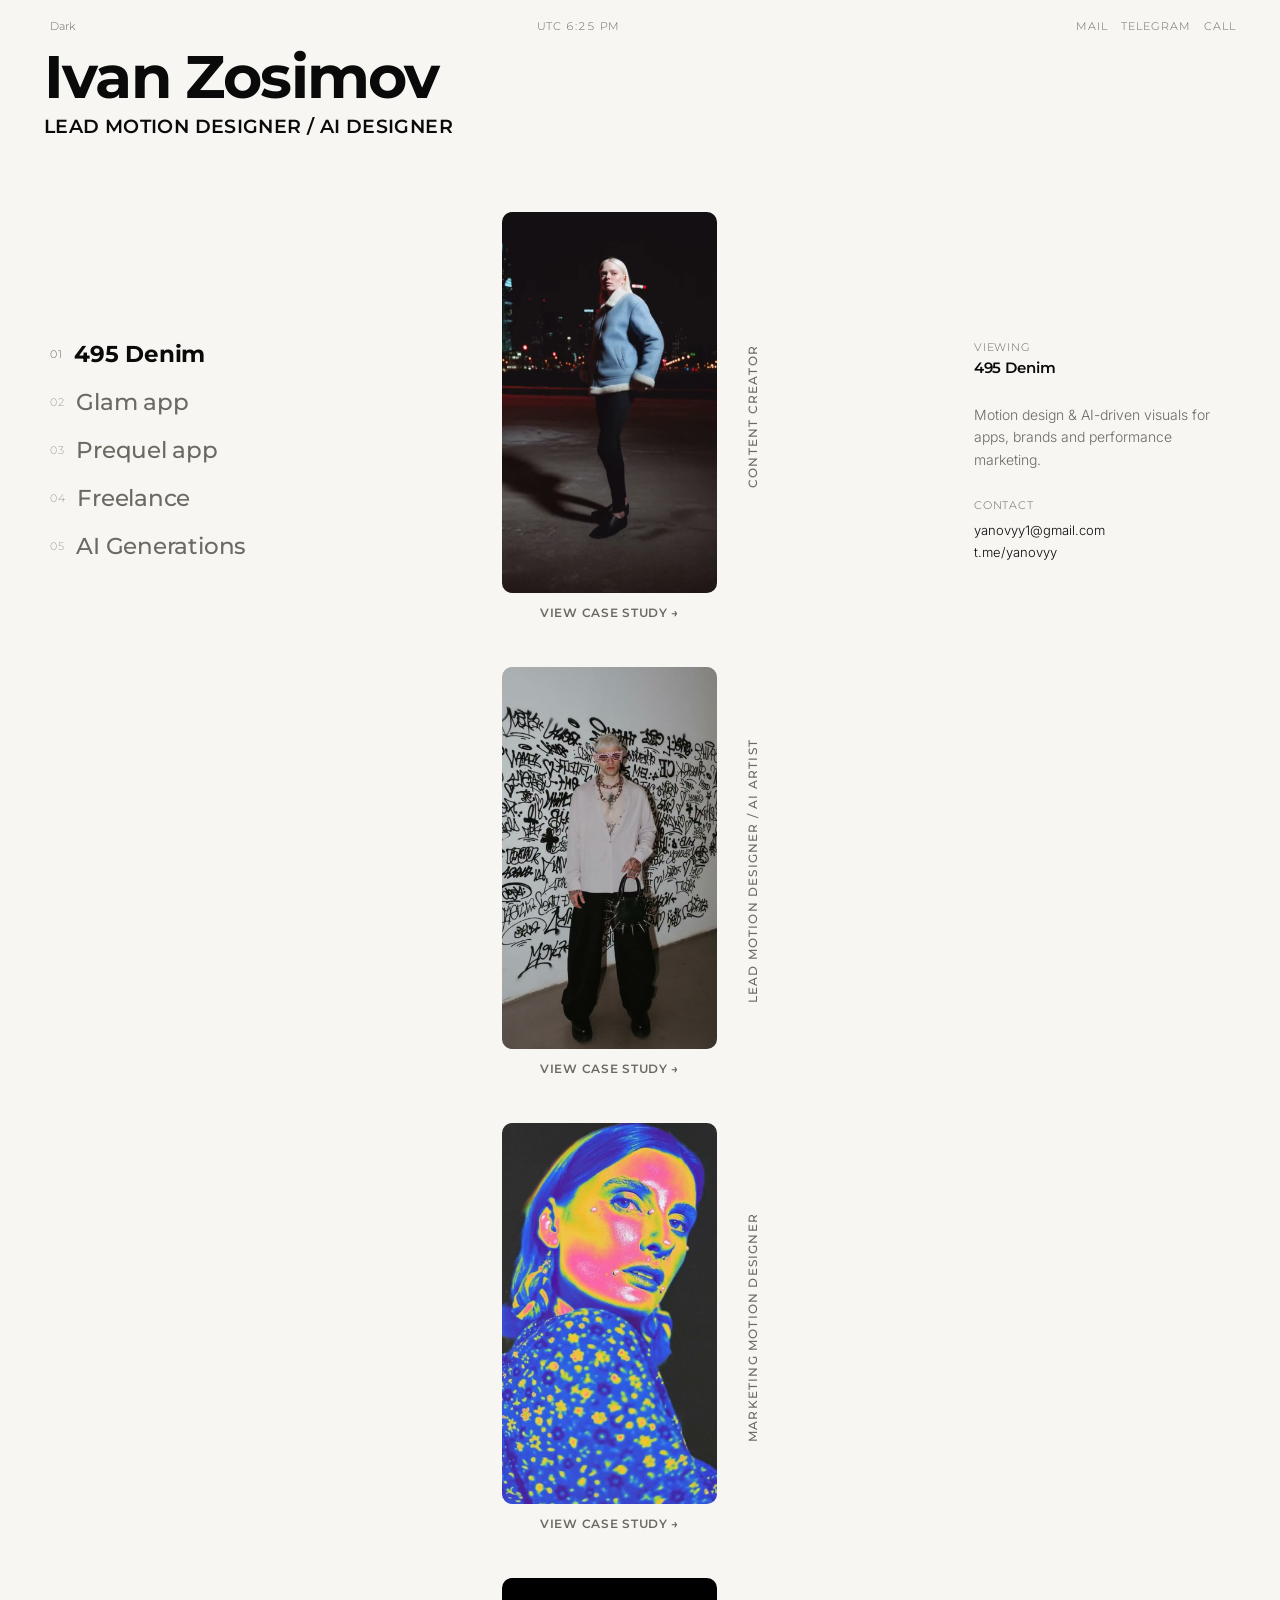
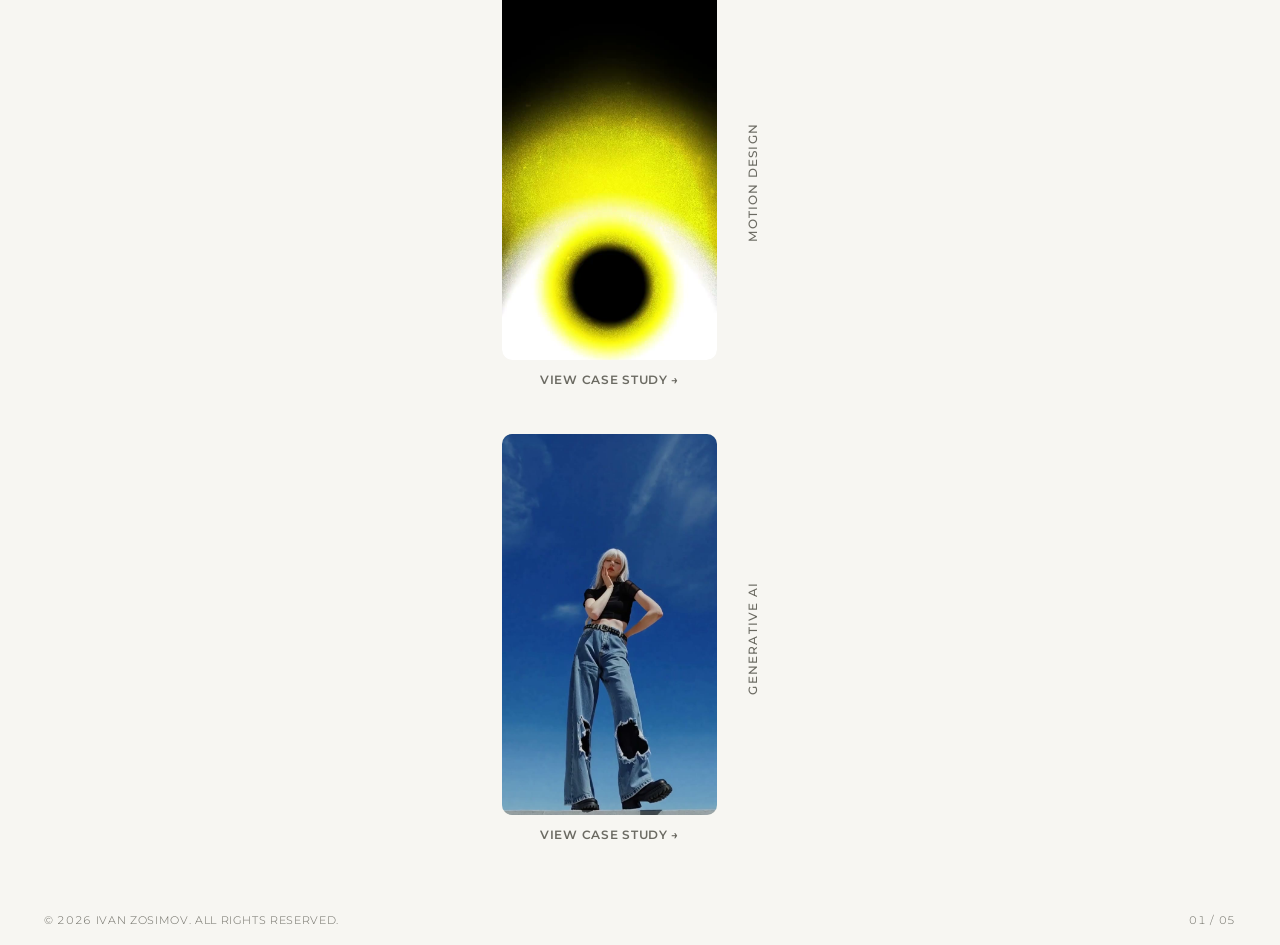
<file: index.html>
<!DOCTYPE html>
<html lang="en">
<head>
<meta charset="UTF-8">
<meta name="viewport" content="width=device-width, initial-scale=1.0, viewport-fit=cover">
<script>
  /* Runs before first paint so a stored preference applies immediately -
     doing this from js/main.js (loaded at the end of body) would flash
     the light theme first on every dark-mode reload. */
  try {
    var storedTheme = localStorage.getItem('theme');
    if (storedTheme) document.documentElement.setAttribute('data-theme', storedTheme);
  } catch (e) {}
</script>
<title>Ivan Zosimov — Lead Motion Designer</title>
<meta name="description" content="Portfolio of Ivan Zosimov — Lead Motion Designer / AI Designer.">
<link rel="icon" href="data:image/svg+xml,<svg xmlns=%22http://www.w3.org/2000/svg%22 viewBox=%220 0 100 100%22><rect width=%22100%22 height=%22100%22 rx=%2220%22 fill=%22%23000%22/><text x=%2250%22 y=%2266%22 font-size=%2260%22 font-family=%22sans-serif%22 fill=%22%23fff%22 text-anchor=%22middle%22>I</text></svg>">
<link rel="preconnect" href="https://fonts.googleapis.com">
<link rel="preconnect" href="https://fonts.gstatic.com" crossorigin>
<link href="https://fonts.googleapis.com/css2?family=Montserrat:wght@500;600;700;800&family=Inter:wght@300;400;500&display=swap" rel="stylesheet">
<link rel="stylesheet" href="css/style.css">
</head>
<body>

<div class="cursor-dot" id="cursorDot"></div>

<div class="page">

  <header class="top-nav fade-in">
    <button class="top-nav-item theme-toggle" id="themeToggle" type="button" aria-pressed="false" aria-label="Toggle dark mode">
      <span id="themeToggleLabel">Dark</span>
    </button>
    <span class="top-nav-item top-nav-clock" id="clock" aria-hidden="true"></span>
    <nav class="top-nav-item top-nav-contact" aria-label="Contact">
      <a href="mailto:yanovyy1@gmail.com">Mail</a>
      <a href="https://t.me/yanovyy" target="_blank" rel="noopener">Telegram</a>
      <a href="tel:+79091635066">Call</a>
    </nav>
  </header>

  <div class="brand-row fade-in">
    <h1 class="wordmark">Ivan Zosimov</h1>
    <p class="tagline">Lead Motion Designer / AI Designer</p>
  </div>

  <main class="work-stage">
    <nav class="proj-list fade-in" aria-label="Projects" id="projList"></nav>

    <div class="work-track" id="workTrack"></div>

    <div class="work-info fade-in">
      <div class="work-active" aria-hidden="true">
        <span class="work-active-label">Viewing</span>
        <span class="work-active-title" id="workActiveTitle"></span>
      </div>
      <p class="work-blurb">Motion design &amp; AI-driven visuals for apps, brands and performance marketing.</p>
      <div class="work-contact">
        <span class="work-contact-label">Contact</span>
        <a href="mailto:yanovyy1@gmail.com">yanovyy1@gmail.com</a>
        <a href="https://t.me/yanovyy" target="_blank" rel="noopener">t.me/yanovyy</a>
      </div>
    </div>
  </main>

  <footer class="bottom-bar fade-in">
    <span>© 2026 Ivan Zosimov. All rights reserved.</span>
    <span id="footerCount">01 / 05</span>
  </footer>

</div>

<div class="modal-overlay" id="modalOverlay" aria-hidden="true">
  <div class="modal" role="dialog" aria-modal="true" aria-labelledby="modalTitle">
    <button class="modal-close" id="modalClose" aria-label="Close">✕</button>
    <div class="modal-scroll" id="modalScroll">
      <span class="modal-label" id="modalLabel"></span>
      <h2 class="modal-title" id="modalTitle"></h2>
      <div class="modal-meta">
        <span id="modalRole"></span>
        <span id="modalPeriod"></span>
      </div>
      <div class="modal-desc" id="modalDesc"></div>
      <div class="modal-media" id="modalMedia"></div>
    </div>
    <div class="modal-scroll-fade" aria-hidden="true"></div>
  </div>
</div>

<script src="js/main.js"></script>
</body>
</html>
</file>
<file: css/style.css>
/* ---------- Reset & tokens ---------- */
*, *::before, *::after { box-sizing: border-box; }

:root {
  --bg: #f7f6f2;
  --bg-soft: #eeece4;
  --fg: #0a0a0a;
  /* #6b6a62 on --bg is ~5:1 - passes WCAG AA (4.5:1) for normal-size text.
     The original #85837a measured 3.51:1, which fails AA - and this token
     covers nearly every secondary/reading string on the site (nav, project
     meta, contact, footer, modal copy), not just decorative hints. */
  --fg-dim: #6b6a62;
  --line: #dedbd1;
  --ease: cubic-bezier(0.16, 1, 0.3, 1);
  --page-pad-y: clamp(12px, 2vh, 20px);
  --page-pad-x: clamp(18px, 3.6vw, 44px);
  /* .page's actual content width (viewport minus its own left/right
     padding) - used everywhere a size below used to be expressed in cqw
     against .page as a query container. Plain vw would overflow .page's
     real width by the padding amount; this calc can't, by construction,
     for the same reason cqw couldn't - it's derived from .page's own
     padding value, not guessed. See the removed container-type note in
     .page below for why cqw itself had to go. */
  --content-w: calc(100vw - 2 * var(--page-pad-x));
  --proj-list-w: clamp(180px, calc(var(--content-w) * 0.2), 260px);
  --work-info-w: clamp(200px, calc(var(--content-w) * 0.22), 300px);
}

/* Manual toggle only (js/main.js sets/clears data-theme="dark" on <html>,
   persisted in localStorage) - no prefers-color-scheme auto-switch, so the
   site's default stays the light theme until someone opts in. Same warm
   hue family as the light palette, just inverted; --fg-dim recalculated
   for ~5.6:1 against the new --bg, same reasoning as the light-mode fix
   above. */
:root[data-theme="dark"] {
  --bg: #121110;
  --bg-soft: #1d1c19;
  --fg: #f5f3ee;
  --fg-dim: #8f8c80;
  --line: #2e2c27;
}

html {
  overflow-x: hidden;
}
html, body {
  margin: 0;
  padding: 0;
  min-height: 100%;
  background: var(--bg);
  color: var(--fg);
  font-family: 'Inter', -apple-system, BlinkMacSystemFont, sans-serif;
  font-weight: 300;
  -webkit-font-smoothing: antialiased;
  overscroll-behavior-x: none;
  transition: background-color 0.35s var(--ease), color 0.35s var(--ease);
}

h1, h2, h3 { font-family: 'Montserrat', 'Inter', sans-serif; }
a, button { color: inherit; text-decoration: none; font: inherit; touch-action: manipulation; }
button { background: none; border: 0; cursor: pointer; }
::selection { background: var(--fg); color: var(--bg); }

.has-custom-cursor,
.has-custom-cursor a,
.has-custom-cursor button {
  cursor: none;
}

/* ---------- Custom cursor ---------- */
.cursor-dot {
  position: fixed;
  top: 0; left: 0;
  width: 16px; height: 16px;
  margin: -8px 0 0 -8px;
  border-radius: 50%;
  /* A fixed white fill (not a theme token) is what makes mix-blend-mode:
     difference actually work as a universal-contrast trick - difference
     against near-black text was landing near-black-on-black and vanishing
     when this used to track --fg (near-black on this light theme). White
     stays visible against any backdrop color except mid-gray. */
  background: #ffffff;
  mix-blend-mode: difference;
  pointer-events: none;
  z-index: 1000;
  transform: translate3d(-100px, -100px, 0) scale(1);
  transition: transform 0.18s var(--ease), opacity 0.2s ease;
  opacity: 0;
}
.cursor-dot.is-active { opacity: 1; }
.cursor-dot.is-hover { transform: scale(3.2); }

@media (hover: none), (pointer: coarse) {
  .cursor-dot { display: none; }
}

/* ---------- Fade-in on load ---------- */
.fade-in {
  opacity: 0;
  transform: translateY(14px);
  transition: opacity 0.7s var(--ease), transform 0.7s var(--ease);
  transition-delay: calc(var(--d1, 0) * 0.07s);
}
.fade-in.is-visible {
  opacity: 1;
  transform: translateY(0);
}

/* ---------- Page ----------
   Deliberately NOT a container-type:inline-size query container (it was,
   briefly - see git history if you're wondering). container-type applies
   layout containment, which makes the element a containing block for its
   position:fixed descendants too, not just the cqw-sized ones - silently
   turning .proj-list/.work-info below into elements that scroll away with
   the page instead of actually pinning to the viewport, since .page (not
   the viewport) became their "fixed" anchor. --content-w in :root above
   is what the cqw sizing was replaced with - same "can't overflow .page's
   real width" guarantee, without a containing block side effect. */
.page {
  min-height: 100dvh;
  display: flex;
  flex-direction: column;
  padding: var(--page-pad-y) var(--page-pad-x);
  gap: clamp(8px, 1.8vh, 16px);
  position: relative;
  z-index: 1;
}

/* ---------- Top nav: thin utility row ---------- */
.top-nav {
  display: flex;
  align-items: center;
  justify-content: space-between;
  flex-shrink: 0;
  font-family: 'Montserrat', sans-serif;
  font-size: 11px;
  letter-spacing: 0.08em;
  text-transform: uppercase;
  color: var(--fg-dim);
}
.top-nav-item { display: flex; align-items: center; gap: 14px; }
.top-nav-contact a { color: var(--fg-dim); transition: color 0.3s var(--ease); }
.top-nav-contact a:hover { color: var(--fg); }
.top-nav-clock { font-variant-numeric: tabular-nums; }

.theme-toggle { transition: color 0.3s var(--ease); }
.theme-toggle:hover { color: var(--fg); }
.theme-toggle:focus-visible {
  outline: 2px solid var(--fg);
  outline-offset: 4px;
  border-radius: 3px;
}

/* ---------- Brand row: huge wordmark + tagline ---------- */
.brand-row {
  display: flex;
  flex-direction: column;
  align-items: flex-start;
  flex-shrink: 0;
  gap: clamp(6px, 1.2vh, 14px);
}
.wordmark {
  font-family: 'Montserrat', sans-serif;
  font-weight: 700;
  /* One line, "Ivan Zosimov" (12 characters incl. the space) - 5% of
     --content-w (:root) is enough for the full name not to overflow
     .page's real width, same guarantee cqw used to give (see --content-w).
     .proj-list/.work-info are position:fixed, pinned to dead-center of
     the viewport at every scroll position including the very first frame
     - so the header has to be physically incapable of growing tall
     enough to reach that center point, on any real viewport, or the two
     overlap. min(..., 22vh) is the fix: the content-w term caps it against
     the container's WIDTH, 22vh caps it against the viewport's HEIGHT -
     whichever is smaller wins, so a short/squat window shrinks the
     wordmark on its own well before it could reach the centered columns.
     One line only needs half the vertical room a two-line lockup did
     (line-height x1, not x2), which is why this can afford a much bigger
     vh ratio than the two-line version's 13vh for the same real height.
     Floor case: below roughly 300-350px of real viewport height the
     5-row list alone is taller than the wordmark can shrink to clear (a
     fixed row count doesn't scale down the way font-size does) - a
     genuinely short window (e.g. a phone in landscape, wide enough to
     stay past the 720px mobile breakpoint) can still see slight overlap
     there, though the one-line change pushed that floor much lower than
     the two-line version's ~500-550px. */
  font-size: clamp(40px, min(calc(var(--content-w) * 0.05), 22vh), 125px);
  line-height: 0.9;
  letter-spacing: -0.03em;
  margin: 0;
  color: var(--fg);
}
.tagline {
  font-family: 'Montserrat', sans-serif;
  font-size: clamp(14px, calc(var(--content-w) * 0.019), 19px);
  font-weight: 600;
  line-height: 1.4;
  letter-spacing: 0.02em;
  text-transform: uppercase;
  color: var(--fg);
  text-align: left;
  margin: 0;
}

/* ---------- Work stage: list / scroll track / info ----------
   The center column (.work-track) is the only one with real height - it's
   five stacked full-viewport .work-slide sections, one per project, which
   is what gives the page something to scroll through. The list and info
   columns are short by comparison, so position:sticky pins each near the
   top of the viewport for the whole scroll range instead of scrolling out
   of view after one screen, echoing the reference site's
   list-stays-put-while-work-scrolls-past feel.
   .proj-list/.work-info are position:fixed, pinned to the exact vertical
   center of the viewport at every scroll position - including the very
   first frame, before any scrolling - which sticky positioning cannot do
   (it only pins once scrolling has pushed the element's normal-flow
   position past the offset; before that it's just wherever the header
   put it). Overlapping the wordmark above was the obvious risk with an
   always-centered fixed column - handled at the source by capping the
   wordmark's own size against viewport height (see .wordmark's min(...,
   vh) above), not by adjusting the columns' position, so there's nothing
   here that can drift out of sync with the header later.
   Taken out of the flex row entirely (fixed elements don't participate
   in flex layout), so .work-track reserves their horizontal space itself
   with padding, below. */
.work-stage {
  min-width: 0;
  display: flex;
  align-items: flex-start;
}

/* ---- Project list (left, always centered on the viewport) ---- */
.proj-list {
  display: flex;
  flex-direction: column;
  justify-content: center;
  gap: clamp(10px, 2vh, 20px);
  counter-reset: proj;
  position: fixed;
  top: 0;
  left: var(--page-pad-x);
  width: var(--proj-list-w);
  height: 100dvh;
  /* The box spans the full viewport height so its centered content never
     shifts, but that leaves empty space above/below the rows sitting on
     top of .top-nav (same stacking context, later in DOM) - pointer-events:
     none here + auto on the actual rows lets clicks fall through to
     whatever's underneath everywhere except the rows themselves. */
  pointer-events: none;
}
.proj-row {
  display: flex;
  align-items: center;
  gap: 12px;
  text-align: left;
  counter-increment: proj;
  color: var(--fg-dim);
  transition: color 0.3s var(--ease);
  pointer-events: auto;
}
.proj-row::before {
  content: counter(proj, decimal-leading-zero);
  font-family: 'Montserrat', sans-serif;
  font-size: 11px;
  letter-spacing: 0.06em;
  color: var(--fg-dim);
  opacity: 0.6;
  flex-shrink: 0;
}
.proj-row-thumb {
  display: none;
}
.proj-row-text {
  display: flex;
  flex-direction: column;
  gap: 2px;
  min-width: 0;
}
.proj-row-name {
  font-family: 'Montserrat', sans-serif;
  font-weight: 500;
  font-size: clamp(17px, calc(var(--content-w) * 0.025), 23px);
  letter-spacing: -0.01em;
}
.proj-row-meta {
  display: none;
}
.proj-row:hover,
.proj-row:focus-visible,
.proj-row.is-active {
  color: var(--fg);
}
.proj-row:hover::before,
.proj-row:focus-visible::before,
.proj-row.is-active::before {
  opacity: 1;
}
.proj-row.is-active .proj-row-name { font-weight: 700; }
.proj-row:focus-visible {
  outline: 2px solid var(--fg);
  outline-offset: 6px;
  border-radius: 4px;
}

/* ---- Work track (center, scrollable) ---- */
.work-track {
  flex: 1;
  min-width: 0;
  display: flex;
  flex-direction: column;
  gap: clamp(28px, 5vh, 56px);
  padding: clamp(20px, 6vh, 80px) 0;
  /* .proj-list/.work-info are position:fixed (removed from this flex row
     entirely) so this padding is what actually reserves their columns'
     width + the gap that used to come from .work-stage's column-gap -
     without it the track would render full-bleed under the fixed
     columns instead of staying centered between them. */
  padding-left: calc(var(--proj-list-w) + clamp(20px, calc(var(--content-w) * 0.04), 56px));
  padding-right: calc(var(--work-info-w) + clamp(20px, calc(var(--content-w) * 0.04), 56px));
}
.work-slide {
  display: flex;
  align-items: center;
  justify-content: center;
  gap: clamp(10px, calc(var(--content-w) * 0.022), 22px);
}
.preview-role {
  font-family: 'Montserrat', sans-serif;
  font-weight: 500;
  font-size: 12px;
  letter-spacing: 0.1em;
  text-transform: uppercase;
  color: var(--fg-dim);
  white-space: nowrap;
  writing-mode: vertical-rl;
  transform: rotate(180deg);
}
.preview-frame-group {
  display: flex;
  flex-direction: column;
  align-items: center;
  gap: 12px;
  min-width: 0;
}
.preview-frame {
  position: relative;
  width: clamp(160px, calc(var(--content-w) * 0.18), 260px);
  aspect-ratio: 9 / 16;
  border-radius: 10px;
  overflow: hidden;
  background: var(--bg-soft);
  flex-shrink: 0;
  transition: transform 0.4s var(--ease);
}
.preview-frame-group:hover .preview-frame,
.preview-frame-group:focus-visible .preview-frame {
  transform: scale(1.02);
}
.preview-poster,
.preview-video {
  position: absolute;
  inset: 0;
  width: 100%;
  height: 100%;
  object-fit: cover;
}
.preview-video {
  opacity: 0;
  transition: opacity 0.4s var(--ease);
}
.preview-frame.is-playing .preview-video { opacity: 1; }
.preview-frame.is-playing .preview-poster { opacity: 0; }

/* A dark scrim + "view project" label makes the frame's clickability
   obvious without needing to already be hovering it - the scrim fades in
   from 0 (not just brightening) so it never dulls the poster/video at
   rest. */
.preview-frame-overlay {
  position: absolute;
  inset: 0;
  display: flex;
  align-items: center;
  justify-content: center;
  background: linear-gradient(to top, rgba(10, 10, 8, 0.55), rgba(10, 10, 8, 0) 55%);
  opacity: 0;
  transition: opacity 0.3s var(--ease);
}
.preview-frame-group:hover .preview-frame-overlay,
.preview-frame-group:focus-visible .preview-frame-overlay {
  opacity: 1;
}
.preview-frame-overlay-label {
  display: inline-flex;
  align-items: center;
  gap: 6px;
  font-family: 'Montserrat', sans-serif;
  font-size: 12px;
  font-weight: 600;
  letter-spacing: 0.06em;
  text-transform: uppercase;
  color: #ffffff;
  transform: translateY(6px);
  transition: transform 0.3s var(--ease);
}
.preview-frame-group:hover .preview-frame-overlay-label,
.preview-frame-group:focus-visible .preview-frame-overlay-label {
  transform: translateY(0);
}
/* Visible at rest too (dim), not only on hover - the frame alone didn't
   read as clickable until you'd already found it by accident. */
.preview-cta {
  display: inline-flex;
  align-items: center;
  gap: 6px;
  font-family: 'Montserrat', sans-serif;
  font-size: 12px;
  font-weight: 600;
  letter-spacing: 0.06em;
  text-transform: uppercase;
  color: var(--fg-dim);
  transition: color 0.3s var(--ease), gap 0.3s var(--ease);
}
.preview-frame-group:hover .preview-cta,
.preview-frame-group:focus-visible .preview-cta {
  color: var(--fg);
  gap: 10px;
}

/* ---- Work info (right, sticky) ---- */
.work-info {
  display: flex;
  flex-direction: column;
  justify-content: center;
  gap: clamp(16px, 3vh, 28px);
  /* Fixed, same technique and reasoning as .proj-list above. */
  position: fixed;
  top: 0;
  right: var(--page-pad-x);
  width: var(--work-info-w);
  height: 100dvh;
  /* Same reasoning as .proj-list above - this box's empty top/bottom
     space would otherwise sit on top of .top-nav's MAIL/TELEGRAM/CALL
     links and block clicks on them. */
  pointer-events: none;
}
/* Ties the otherwise-static right column to the scroll-driven active
   project (js/main.js setActive) - same idea as the footer's "03 / 05"
   counter, just spelled out as a name instead of a number. */
.work-active {
  display: flex;
  flex-direction: column;
  gap: 4px;
}
.work-active-label {
  font-family: 'Montserrat', sans-serif;
  font-size: 11px;
  letter-spacing: 0.08em;
  text-transform: uppercase;
  color: var(--fg-dim);
}
.work-active-title {
  font-family: 'Montserrat', sans-serif;
  font-weight: 600;
  font-size: 15px;
  letter-spacing: -0.01em;
  color: var(--fg);
}

.work-blurb {
  font-size: 14px;
  line-height: 1.6;
  color: var(--fg-dim);
  max-width: 30ch;
  margin: 0;
}
.work-contact {
  display: flex;
  flex-direction: column;
  gap: 6px;
  font-size: 13px;
}
.work-contact-label {
  font-family: 'Montserrat', sans-serif;
  font-size: 11px;
  letter-spacing: 0.08em;
  text-transform: uppercase;
  color: var(--fg-dim);
  margin-bottom: 4px;
}
.work-contact a {
  color: var(--fg);
  transition: opacity 0.3s var(--ease);
  pointer-events: auto;
}
.work-contact a:hover { opacity: 0.6; }

/* ---------- Bottom bar ---------- */
.bottom-bar {
  display: flex;
  align-items: center;
  justify-content: space-between;
  flex-shrink: 0;
  font-family: 'Montserrat', sans-serif;
  font-size: 11px;
  letter-spacing: 0.06em;
  text-transform: uppercase;
  color: var(--fg-dim);
  font-variant-numeric: tabular-nums;
}

/* ---------- Modal ---------- */
.modal-overlay {
  position: fixed;
  inset: 0;
  z-index: 300;
  display: flex;
  align-items: center;
  justify-content: center;
  padding: 20px;
  background: rgba(10, 10, 8, 0.5);
  opacity: 0;
  pointer-events: none;
  transition: opacity 0.35s var(--ease);
}
.modal-overlay.is-open { opacity: 1; pointer-events: auto; }

.modal {
  position: relative;
  width: 100%;
  max-width: 760px;
  max-height: 88dvh;
  display: flex;
  flex-direction: column;
  overflow: hidden;
  background: var(--bg);
  border: 1px solid var(--line);
  border-radius: 22px;
  transform: scale(0.96) translateY(10px);
  transition: transform 0.35s var(--ease);
}
.modal-overlay.is-open .modal { transform: scale(1) translateY(0); }

.modal-scroll {
  flex: 1;
  min-height: 0;
  overflow-y: auto;
  padding: clamp(28px, 5vw, 48px);
}

.modal-scroll-fade {
  position: absolute;
  left: 0;
  right: 0;
  bottom: 0;
  height: 56px;
  border-radius: 0 0 22px 22px;
  background: linear-gradient(to bottom, rgba(247, 246, 242, 0), var(--bg) 75%);
  pointer-events: none;
  opacity: 0;
  transition: opacity 0.25s ease;
}
.modal.modal--scrollable .modal-scroll-fade { opacity: 1; }

.modal-close {
  position: absolute;
  top: 18px;
  right: 18px;
  width: 36px;
  height: 36px;
  border-radius: 50%;
  border: 1px solid var(--line);
  color: var(--fg-dim);
  font-size: 14px;
  transition: color 0.3s ease, border-color 0.3s ease;
}
.modal-close:hover { color: var(--fg); border-color: var(--fg); }
.modal-close:focus-visible {
  outline: 2px solid var(--fg);
  outline-offset: 3px;
}

.modal-label {
  display: block;
  font-family: 'Montserrat', sans-serif;
  font-weight: 500;
  font-size: 11px;
  letter-spacing: 0.1em;
  text-transform: uppercase;
  color: var(--fg-dim);
  margin: 0 0 10px;
}
.modal-title {
  font-size: clamp(26px, 5vw, 40px);
  font-weight: 700;
  letter-spacing: -0.02em;
  margin: 0 0 14px;
}
.modal-meta {
  display: flex;
  gap: 18px;
  flex-wrap: wrap;
  font-size: 12px;
  letter-spacing: 0.08em;
  text-transform: uppercase;
  color: var(--fg-dim);
  padding-bottom: 20px;
  margin-bottom: 24px;
  border-bottom: 1px dashed var(--line);
}
.modal-desc {
  margin: 0 0 28px;
}
.modal-desc-list {
  list-style: none;
  margin: 0;
  padding: 0;
  display: flex;
  flex-direction: column;
  gap: 11px;
}
.modal-desc-list li {
  position: relative;
  padding-left: 18px;
  font-size: 15px;
  line-height: 1.5;
  color: var(--fg-dim);
}
.modal-desc-list li::before {
  content: '—';
  position: absolute;
  left: 0;
  opacity: 0.55;
}
.modal-media {
  display: grid;
  grid-template-columns: repeat(auto-fill, minmax(150px, 1fr));
  gap: 14px;
}
/* Prequel's media slots are all NDA placeholders (no real clips to show) -
   force an even 3x3 rather than letting auto-fill pick a column count based
   on modal width. */
.modal-media--fixed3 {
  grid-template-columns: repeat(3, 1fr);
}
.media-slot {
  aspect-ratio: 9 / 16;
  border: 1px dashed var(--line);
  border-radius: 14px;
  display: flex;
  flex-direction: column;
  align-items: center;
  justify-content: center;
  gap: 8px;
  text-align: center;
  padding: 10px;
  color: var(--fg-dim);
  transition: border-color 0.3s ease, color 0.3s ease;
}
.media-slot:hover {
  border-color: var(--fg-dim);
  color: var(--fg);
}
.media-slot::before {
  content: '▶';
  font-size: 15px;
  opacity: 0.5;
}
.media-slot span {
  font-size: 12px;
  letter-spacing: 0.04em;
}

.media-slot--video {
  padding: 0;
  overflow: hidden;
  border-style: solid;
  border-color: var(--line);
}
.media-slot--video:hover {
  border-color: var(--fg);
}
.media-slot--video::before { content: none; }
.media-slot--video video {
  width: 100%;
  height: 100%;
  object-fit: cover;
  border-radius: inherit;
  display: block;
  background: #000;
}
/* object-fit:cover above is meant for the small cropped thumbnail card only.
   Native fullscreen keeps that same box-sizing (width/height:100%), which on
   a landscape display stretches/crops a portrait video across the wide
   frame instead of letterboxing it - override back to contain so fullscreen
   always shows the whole vertical frame, bars left/right instead of a crop. */
.media-slot--video video:fullscreen,
.media-slot--video video:-webkit-full-screen {
  object-fit: contain;
}

/* ---------- Mobile: single scrolling column ---------- */
@media (max-width: 720px) {
  /* --content-w (see :root) derives from --page-pad-x, so it has to track
     .page's actual padding here too, not just the desktop clamp(). */
  :root { --page-pad-x: 16px; }
  .page { height: auto; min-height: 100dvh; padding: 16px 16px; gap: 22px; }

  .top-nav { flex-wrap: wrap; gap: 8px; }
  .top-nav-contact { gap: 12px; }
  .top-nav-clock { display: none; }
  /* The theme toggle used to sit here as plain text ("Selected Work"), so
     an 11px label with no padding was never a problem. As a tap target on
     a real phone that's both too small (well under the ~44px minimum) and
     flush against the left screen edge, where iOS's own back-swipe
     gesture competes for the touch - padding (not just a bigger font)
     pads out the actual hit area without changing how it looks. */
  .theme-toggle { padding: 15px 12px 15px 0; margin: -15px 0; }

  .brand-row { flex-direction: column; align-items: flex-start; gap: 8px; }
  .wordmark { font-size: clamp(24px, calc(var(--content-w) * 0.075), 48px); }
  .tagline { text-align: left; margin: 0; }

  .work-stage {
    display: block;
  }

  /* The sticky-list / scroll-track split is a desktop-only trick (it needs
     real vertical scroll distance and a mouse to make hover/scroll-driven
     preview switching legible). On touch each row carries its own static
     thumbnail instead (see .proj-row-thumb below) and taps go straight to
     the modal, so both the scroll track and the list/info stickiness are
     switched off in favor of one plain stacked column. */
  .work-track { display: none; }
  .proj-list,
  .work-info {
    /* Desktop pins both columns to the viewport with position:fixed plus
       an explicit width - on the stacked mobile layout that would freeze
       a ~200px-wide column floating over the page instead of a normal
       full-width block in the flow. Both need to fully reset back to
       ordinary static sizing. */
    position: static;
    top: auto;
    left: auto;
    right: auto;
    width: auto;
    height: auto;
    justify-content: flex-start;
  }

  .proj-list { gap: 18px; }
  .proj-row {
    align-items: center;
    gap: 14px;
    padding: 10px 0;
    border-bottom: 1px solid var(--line);
  }
  .proj-row::before { align-self: flex-start; padding-top: 4px; }
  .proj-row-thumb {
    display: block;
    position: relative;
    flex-shrink: 0;
    width: 84px;
    aspect-ratio: 9 / 16;
    border-radius: 4px;
    overflow: hidden;
    background: var(--bg-soft);
  }
  .proj-row-poster,
  .proj-row-video {
    position: absolute;
    inset: 0;
    width: 100%;
    height: 100%;
    object-fit: cover;
    display: block;
  }
  /* Lazily played by an IntersectionObserver as each row scrolls through
     view (js/main.js) - the poster cross-fades to the looping muted video
     so the mobile list isn't a purely static gallery, matching the
     autoplay-on-scroll preview the desktop track already does. */
  .proj-row-video {
    opacity: 0;
    transition: opacity 0.4s var(--ease);
  }
  .proj-row-thumb.is-playing .proj-row-video { opacity: 1; }
  .proj-row-thumb.is-playing .proj-row-poster { opacity: 0; }
  .proj-row-name { font-size: 19px; }
  .proj-row-meta {
    display: block;
    font-size: 12px;
    color: var(--fg-dim);
  }

  .work-info { margin-top: 8px; }
  /* No scroll-driven "active" project on the static mobile list - showing
     it here would just freeze on whatever ORDER[0] is, which reads as
     wrong rather than helpful. */
  .work-active { display: none; }
  .work-blurb { max-width: none; }

  .bottom-bar { flex-direction: column; align-items: flex-start; gap: 4px; }

  .modal-media { grid-template-columns: repeat(2, 1fr); }
}
</file>
